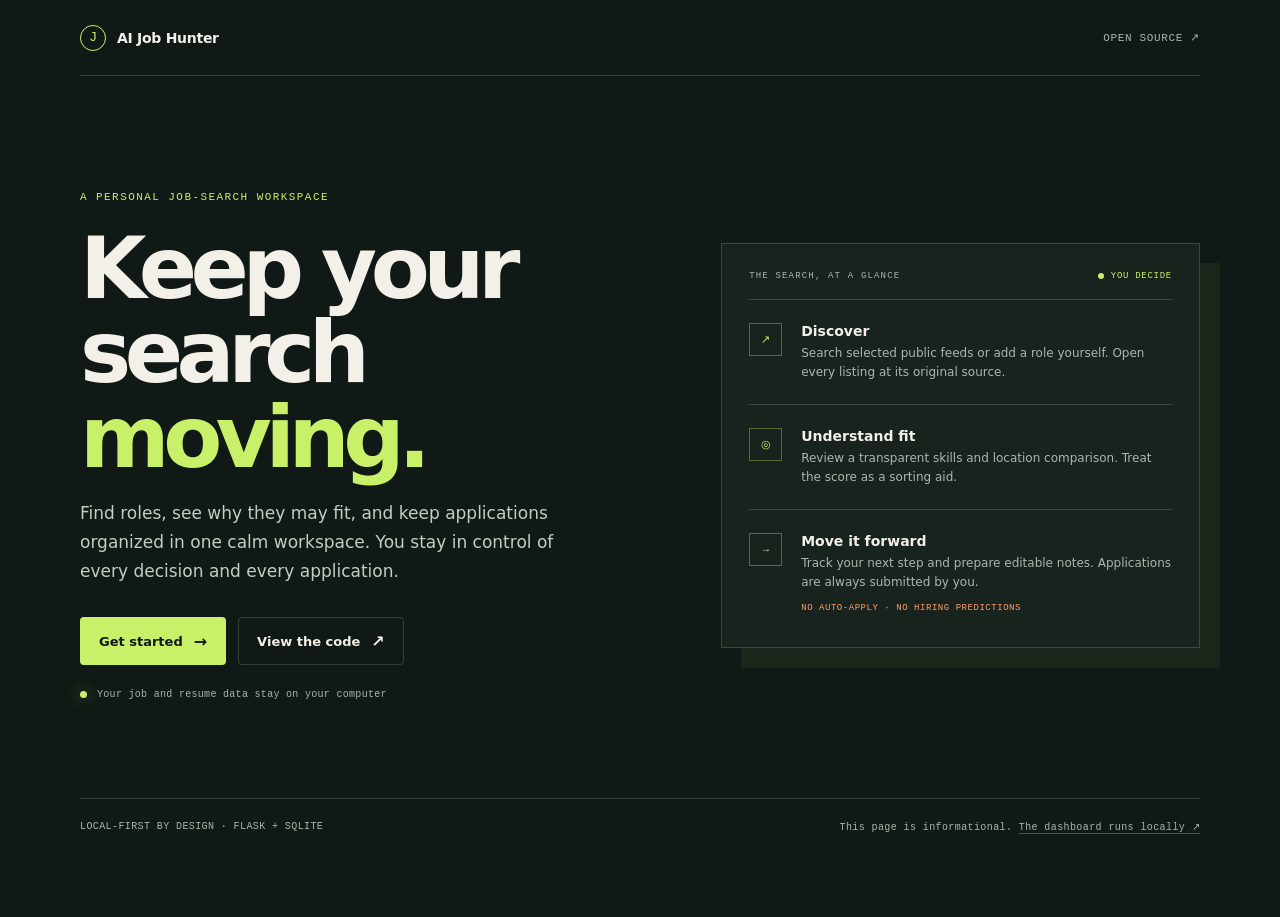
<file: vercel-site/index.html>
<!doctype html>
<html lang="en">
<head>
  <meta charset="utf-8">
  <meta name="viewport" content="width=device-width, initial-scale=1">
  <meta name="theme-color" content="#101915">
  <meta name="description" content="AI Job Hunter is a private, local-first workspace for discovering roles and managing your applications.">
  <title>AI Job Hunter — your search, in one place</title>
  <style>
    :root {
      color-scheme: dark;
      --night: #101915;
      --night-soft: #18231e;
      --paper: #f2f0e8;
      --muted: #aab7ac;
      --line: rgba(232, 241, 231, .17);
      --lime: #c8f169;
      --orange: #ff9c67;
      --mono: "Cascadia Code", "SFMono-Regular", Consolas, monospace;
      --sans: "Segoe UI", Inter, ui-sans-serif, system-ui, sans-serif;
    }
    * { box-sizing: border-box; }
    html { scroll-behavior: smooth; }
    body {
      margin: 0;
      background: var(--night);
      color: var(--paper);
      font-family: var(--sans);
      -webkit-font-smoothing: antialiased;
    }
    a { color: inherit; }
    a:focus-visible { outline: 3px solid var(--lime); outline-offset: 4px; }
    .shell { width: min(1120px, calc(100% - 48px)); margin-inline: auto; }
    .topbar { height: 76px; display: flex; align-items: center; justify-content: space-between; border-bottom: 1px solid var(--line); }
    .brand { display: inline-flex; align-items: center; gap: 11px; text-decoration: none; font-size: 14px; font-weight: 680; letter-spacing: -.02em; }
    .mark { width: 26px; height: 26px; border: 1px solid var(--lime); border-radius: 50%; display: grid; place-items: center; color: var(--lime); font: 13px var(--mono); }
    .top-link { font: 11px var(--mono); letter-spacing: .06em; text-decoration: none; color: var(--muted); text-transform: uppercase; }
    .top-link:hover { color: var(--lime); }
    main { padding: 104px 0 84px; }
    .hero { display: grid; grid-template-columns: minmax(0, 1.05fr) minmax(330px, .95fr); gap: clamp(48px, 9vw, 112px); align-items: center; }
    .kicker, .label { color: var(--lime); font: 11px var(--mono); letter-spacing: .13em; text-transform: uppercase; }
    h1 { max-width: 650px; margin: 23px 0 20px; font-size: clamp(49px, 7.2vw, 86px); font-weight: 580; letter-spacing: -.075em; line-height: .98; }
    h1 span { color: var(--lime); }
    .intro { max-width: 490px; margin: 0; color: #c4cdc4; font-size: 17px; line-height: 1.7; }
    .actions { display: flex; flex-wrap: wrap; gap: 12px; margin-top: 32px; }
    .button { min-height: 48px; display: inline-flex; align-items: center; justify-content: center; gap: 11px; padding: 0 18px; border: 1px solid transparent; border-radius: 4px; font-size: 13px; font-weight: 680; text-decoration: none; transition: transform .18s ease, background .18s ease, border-color .18s ease; }
    .button:hover { transform: translateY(-2px); }
    .button-primary { background: var(--lime); color: var(--night); }
    .button-primary:hover { background: #d7ff85; }
    .button-secondary { border-color: var(--line); color: var(--paper); }
    .button-secondary:hover { border-color: var(--muted); }
    .arrow { font-size: 16px; }
    .privacy { display: flex; gap: 10px; align-items: center; margin-top: 24px; color: var(--muted); font: 10px var(--mono); letter-spacing: .03em; }
    .privacy::before { content: ""; width: 7px; height: 7px; background: var(--lime); border-radius: 50%; box-shadow: 0 0 15px rgba(200, 241, 105, .5); }
    .diagram { position: relative; padding: 27px; border: 1px solid var(--line); background: var(--night-soft); box-shadow: 20px 20px 0 rgba(200, 241, 105, .055); }
    .diagram-head { display: flex; align-items: center; justify-content: space-between; padding-bottom: 18px; border-bottom: 1px solid var(--line); }
    .diagram-head .label { color: var(--muted); font-size: 9px; }
    .live-mark { display: inline-flex; align-items: center; gap: 7px; color: var(--lime); font: 9px var(--mono); text-transform: uppercase; letter-spacing: .08em; }
    .live-mark::before { content: ""; height: 6px; width: 6px; background: currentColor; border-radius: 50%; }
    .step { display: grid; grid-template-columns: 40px 1fr; gap: 12px; padding: 23px 0; border-bottom: 1px solid var(--line); }
    .step:last-of-type { border-bottom: 0; padding-bottom: 7px; }
    .step-icon { width: 33px; height: 33px; border: 1px solid rgba(200, 241, 105, .35); color: var(--lime); display: grid; place-items: center; font: 11px var(--mono); }
    .step h2 { margin: 0 0 5px; font-size: 14px; font-weight: 620; }
    .step p { margin: 0; color: var(--muted); font-size: 12px; line-height: 1.55; }
    .step-foot { margin-top: 11px; color: var(--orange); font: 9px var(--mono); letter-spacing: .06em; text-transform: uppercase; }
    .fineprint { margin-top: 88px; padding-top: 22px; border-top: 1px solid var(--line); display: flex; justify-content: space-between; gap: 20px; color: var(--muted); font: 10px var(--mono); letter-spacing: .04em; }
    .fineprint a { color: var(--muted); text-decoration-color: rgba(170, 183, 172, .4); text-underline-offset: 3px; }
    .fineprint a:hover { color: var(--paper); }
    @media (max-width: 760px) {
      .shell { width: min(100% - 36px, 540px); }
      main { padding: 70px 0 48px; }
      .hero { grid-template-columns: 1fr; gap: 56px; }
      h1 { font-size: clamp(50px, 13vw, 74px); }
      .diagram { padding: 22px; box-shadow: 10px 10px 0 rgba(200, 241, 105, .055); }
      .fineprint { margin-top: 60px; flex-direction: column; }
    }
    @media (prefers-reduced-motion: reduce) {
      html { scroll-behavior: auto; }
      *, *::before, *::after { transition-duration: .01ms !important; }
    }
  </style>
</head>
<body>
  <header class="shell topbar">
    <a class="brand" href="/" aria-label="AI Job Hunter home"><span class="mark" aria-hidden="true">J</span> AI Job Hunter</a>
    <a class="top-link" href="https://github.com/abustark/AI-Job-Hunter" rel="noreferrer">Open source ↗</a>
  </header>
  <main class="shell">
    <section class="hero" aria-labelledby="hero-title">
      <div>
        <p class="kicker">A personal job-search workspace</p>
        <h1 id="hero-title">Keep your search <span>moving.</span></h1>
        <p class="intro">Find roles, see why they may fit, and keep applications organized in one calm workspace. You stay in control of every decision and every application.</p>
        <div class="actions">
          <a class="button button-primary" href="https://github.com/abustark/AI-Job-Hunter#readme">Get started <span class="arrow" aria-hidden="true">→</span></a>
          <a class="button button-secondary" href="https://github.com/abustark/AI-Job-Hunter">View the code <span class="arrow" aria-hidden="true">↗</span></a>
        </div>
        <p class="privacy">Your job and resume data stay on your computer</p>
      </div>
      <aside class="diagram" aria-label="How the job search workspace works">
        <div class="diagram-head"><span class="label">THE SEARCH, AT A GLANCE</span><span class="live-mark">You decide</span></div>
        <div class="step"><span class="step-icon" aria-hidden="true">↗</span><div><h2>Discover</h2><p>Search selected public feeds or add a role yourself. Open every listing at its original source.</p></div></div>
        <div class="step"><span class="step-icon" aria-hidden="true">◎</span><div><h2>Understand fit</h2><p>Review a transparent skills and location comparison. Treat the score as a sorting aid.</p></div></div>
        <div class="step"><span class="step-icon" aria-hidden="true">→</span><div><h2>Move it forward</h2><p>Track your next step and prepare editable notes. Applications are always submitted by you.</p><div class="step-foot">No auto-apply · No hiring predictions</div></div></div>
      </aside>
    </section>
    <footer class="fineprint"><span>LOCAL-FIRST BY DESIGN · FLASK + SQLITE</span><span>This page is informational. <a href="https://github.com/abustark/AI-Job-Hunter/blob/main/docs/DEPLOYMENT.md">The dashboard runs locally ↗</a></span></footer>
  </main>
</body>
</html>
</file>
